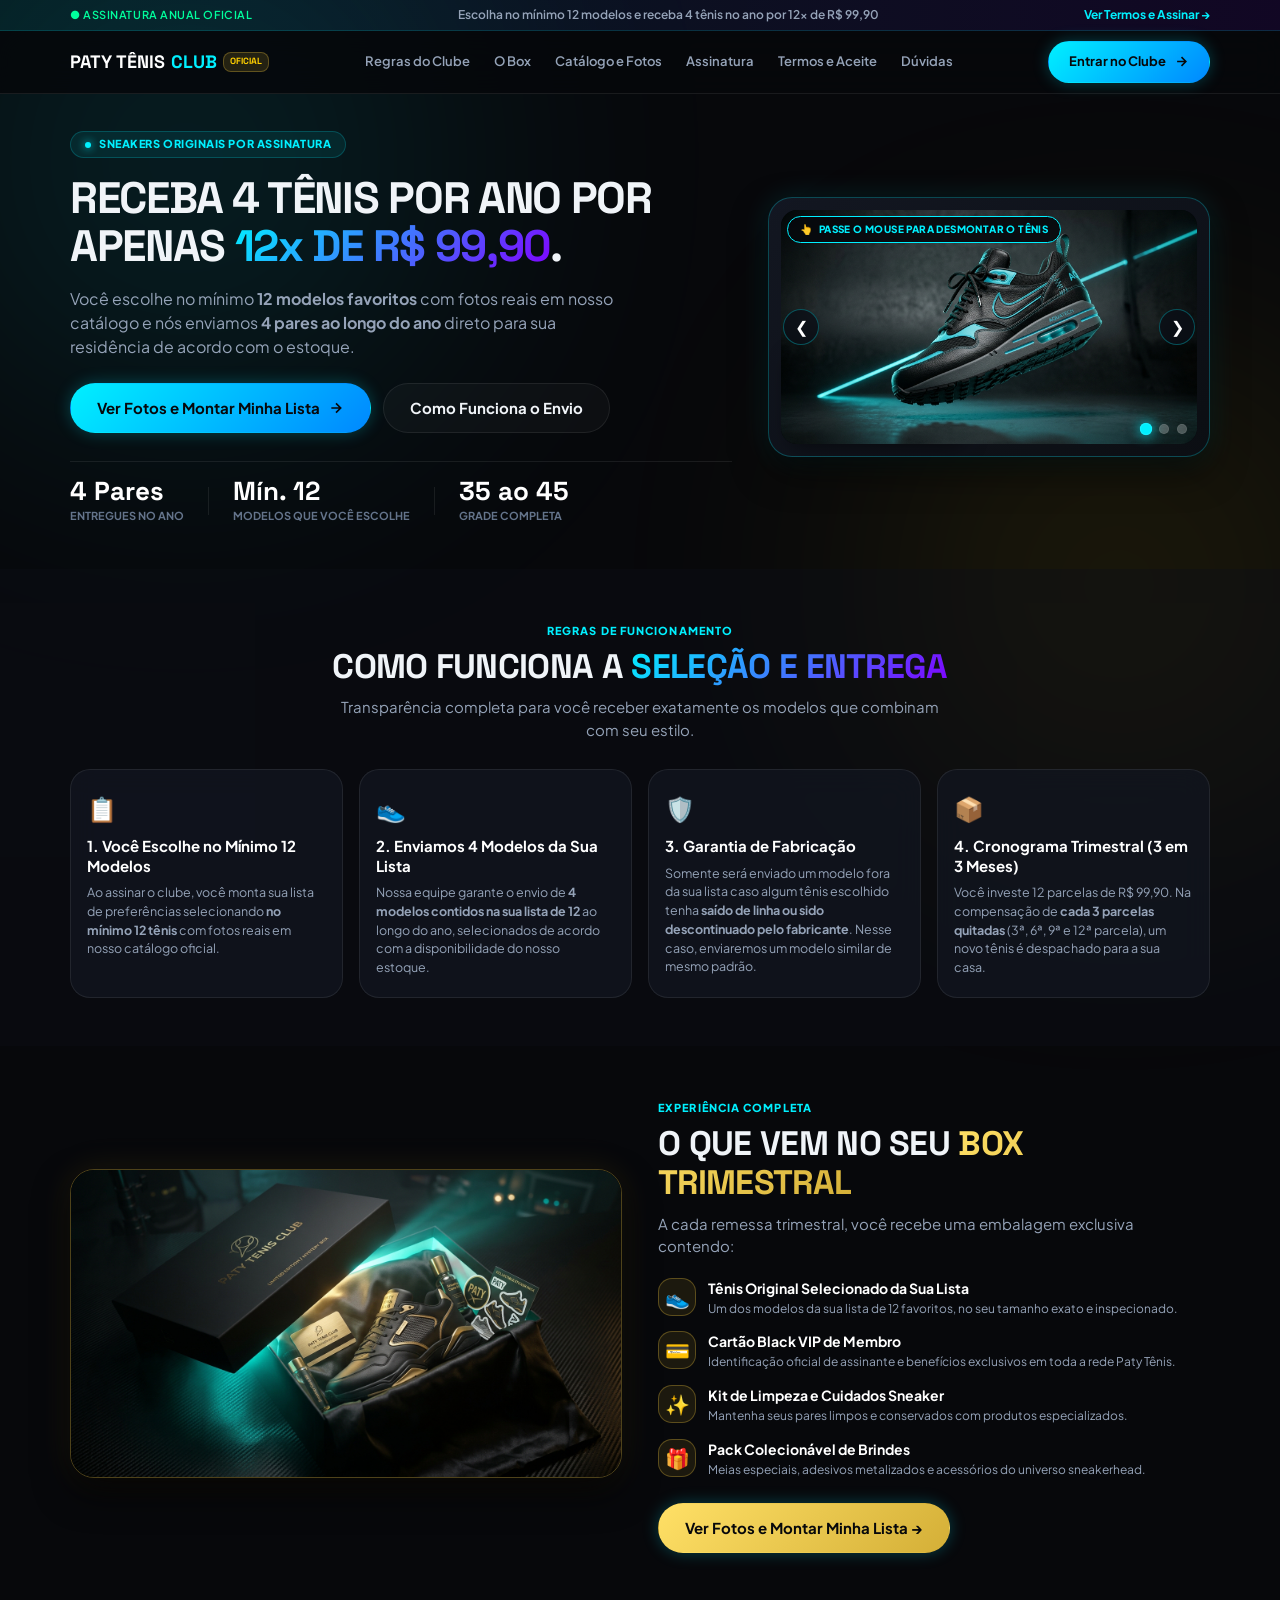
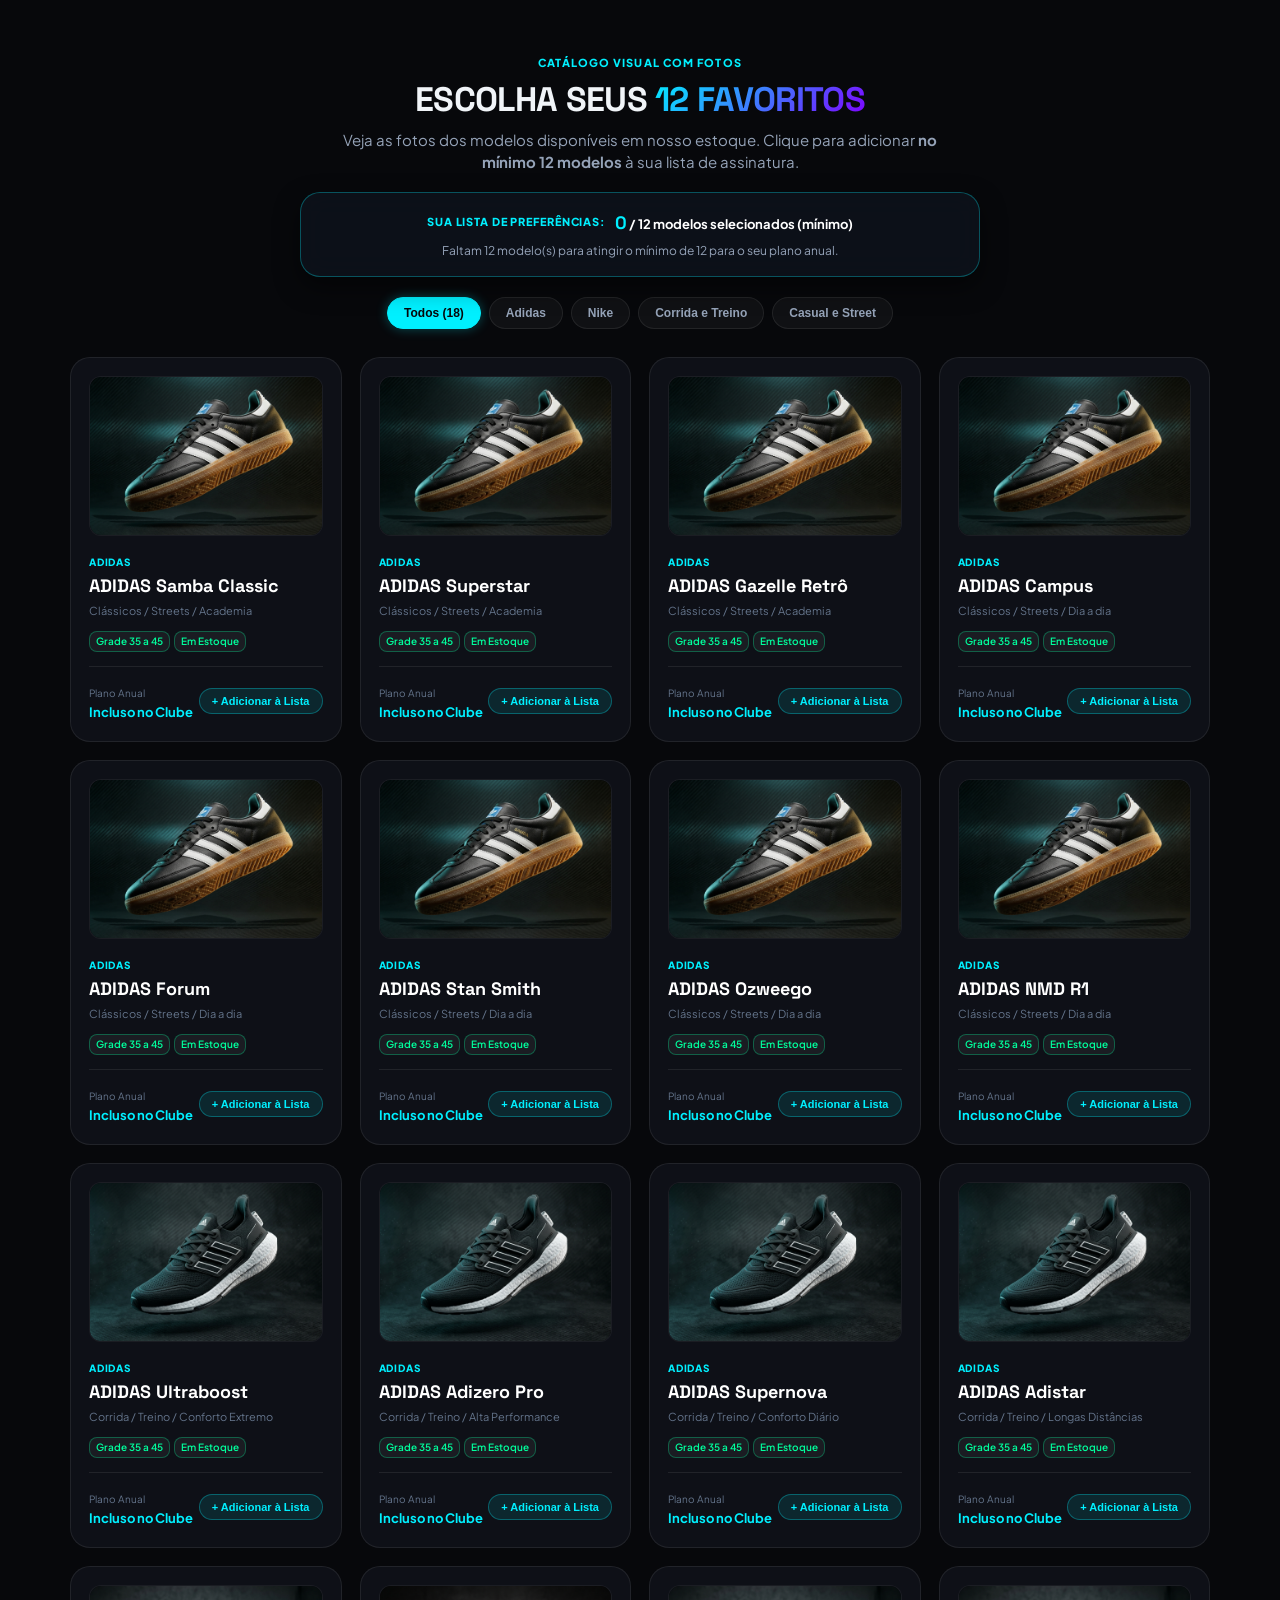
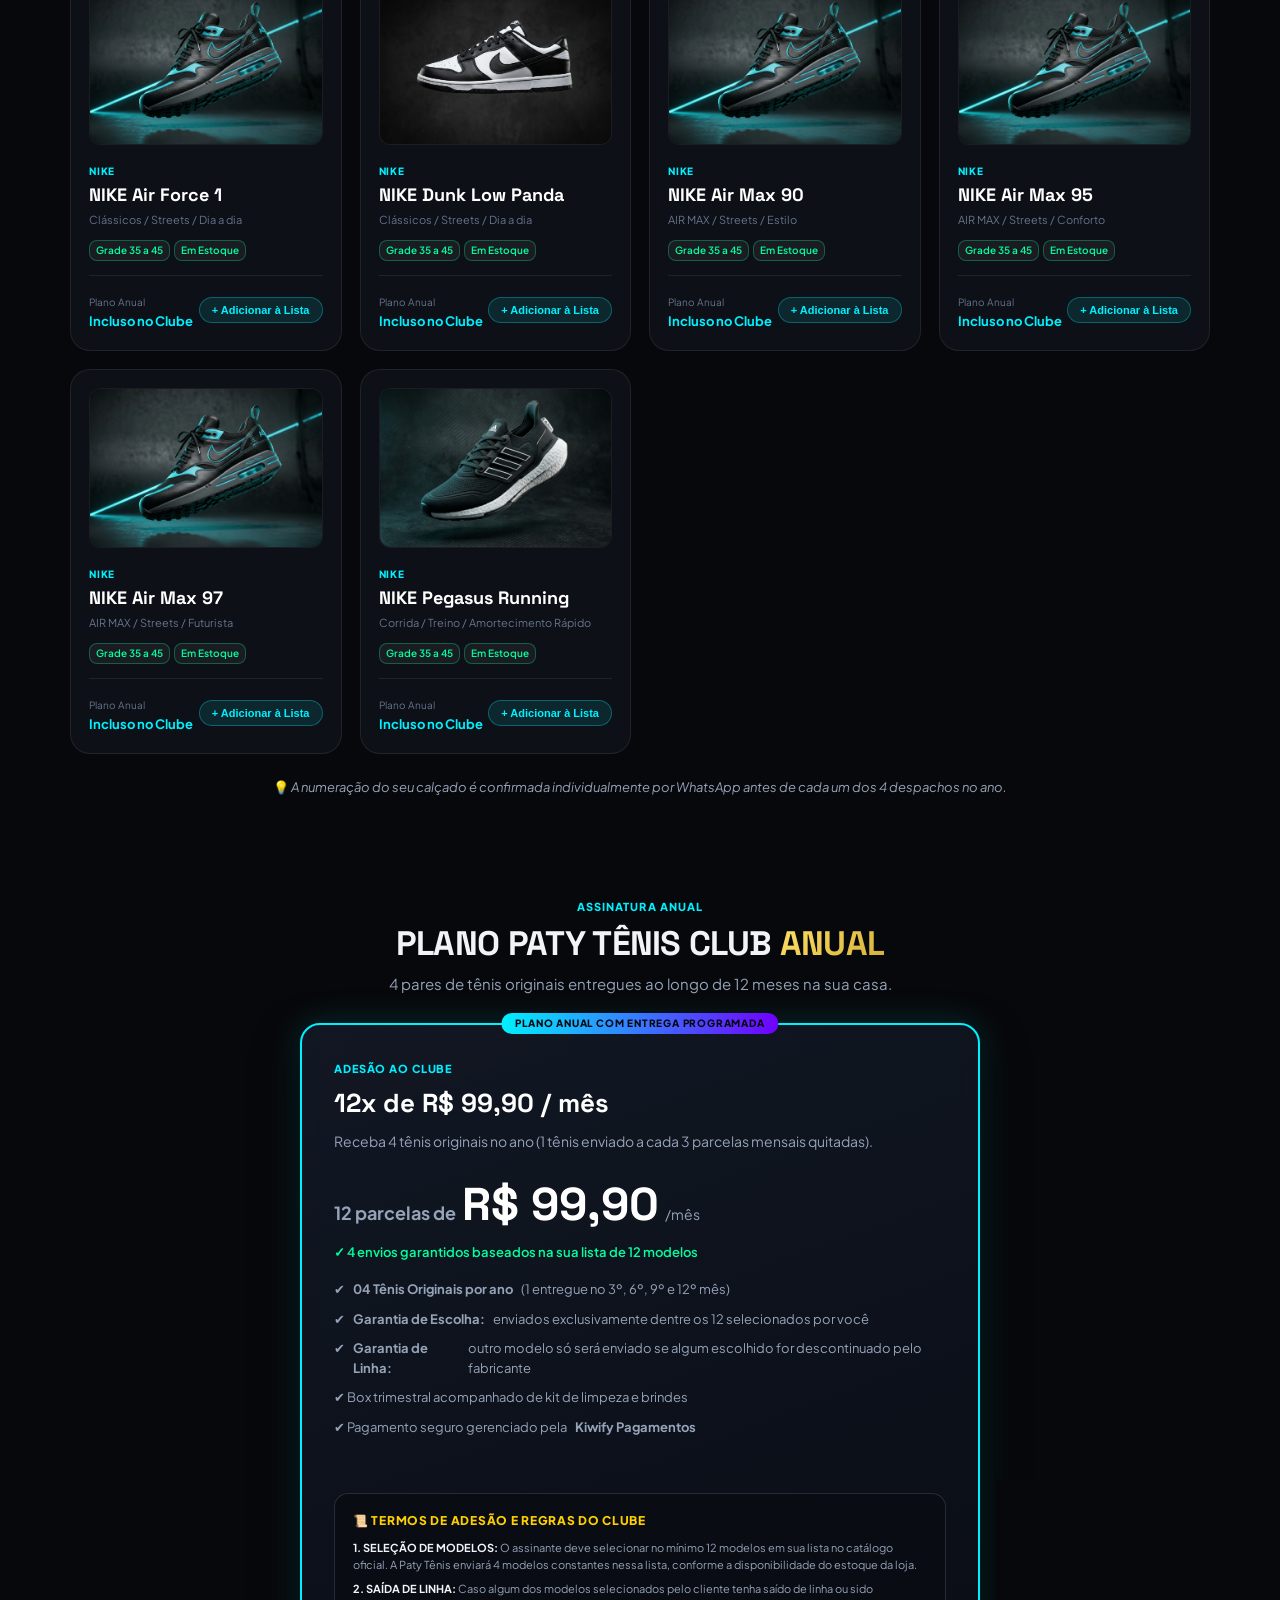
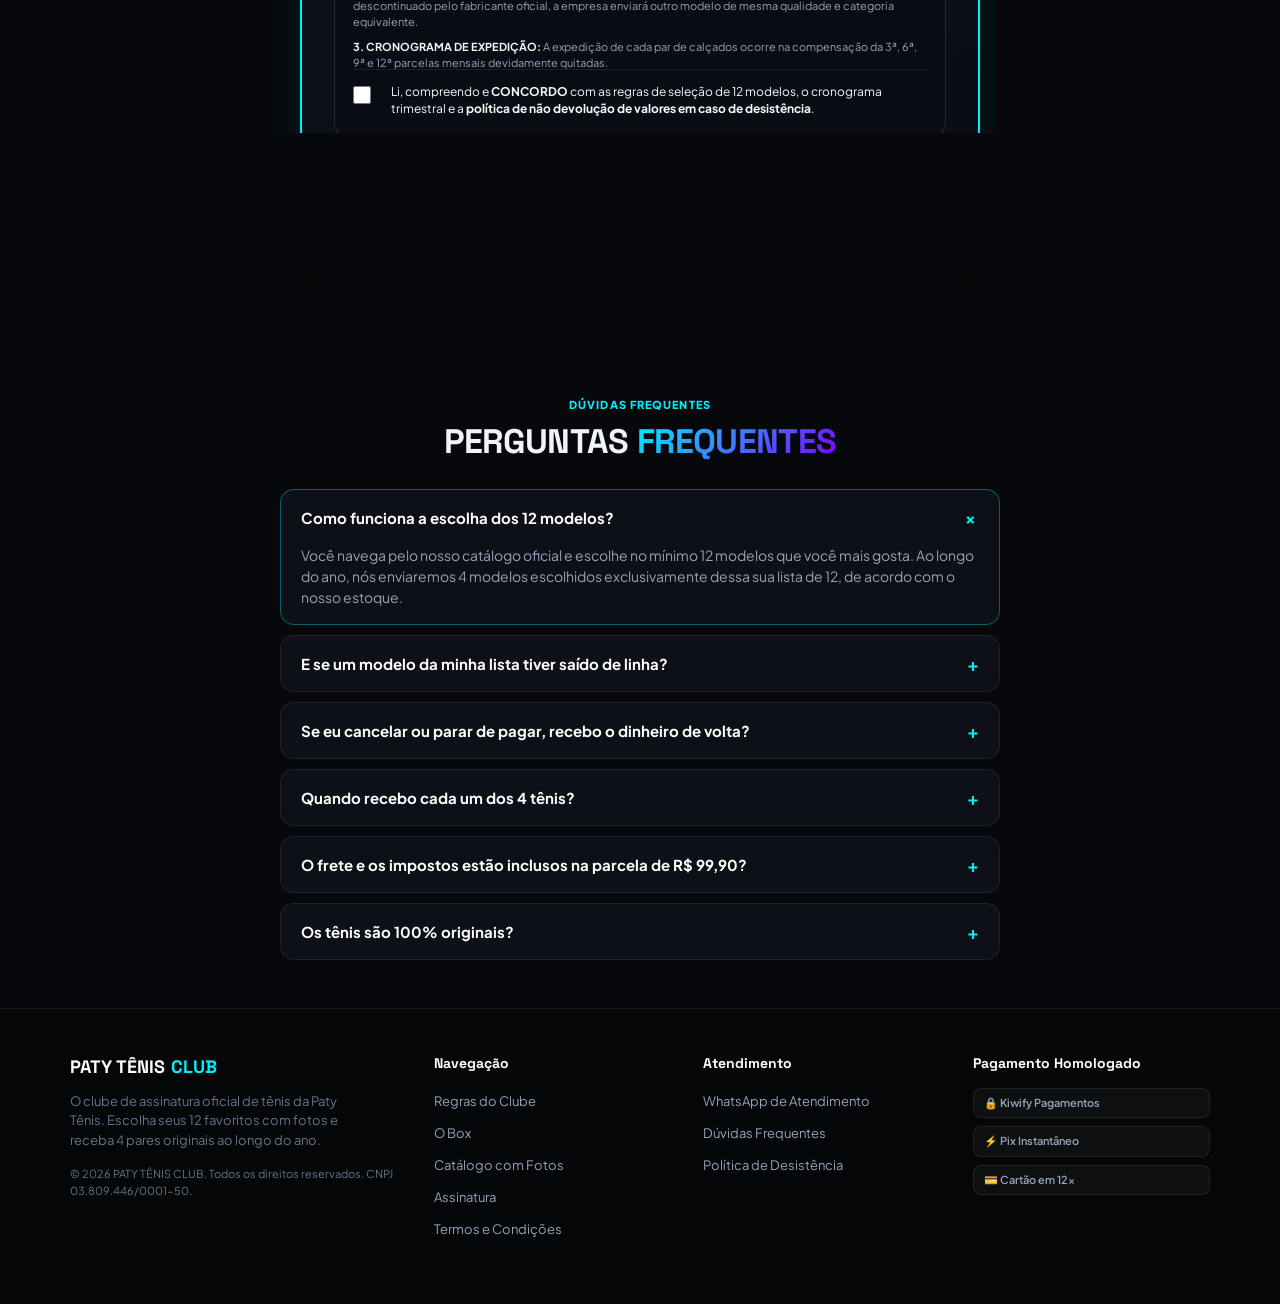
<file: index_legacy_v1.html>
<!DOCTYPE html>
<html lang="pt-BR">
<head>
  <meta charset="UTF-8">
  <meta name="viewport" content="width=device-width, initial-scale=1.0">
  <title>PATY TÊNIS CLUB | Clube de Assinatura Oficial</title>
  <meta name="description" content="Monte sua lista com no mínimo 12 tênis do catálogo e receba 4 modelos originais por ano no seu endereço por apenas 12x de R$ 99,90.">
  
  <link rel="preconnect" href="https://fonts.googleapis.com">
  <link rel="preconnect" href="https://fonts.gstatic.com" crossorigin>
  <link href="https://fonts.googleapis.com/css2?family=Plus+Jakarta+Sans:wght@400;500;600;700;800&family=Space+Grotesk:wght@600;700&display=swap" rel="stylesheet">
  
  <link rel="stylesheet" href="style.css">
</head>
<body class="dark-theme">
  <div class="glow-sphere glow-cyan"></div>
  <div class="glow-sphere glow-gold"></div>

  <!-- Announcement Bar -->
  <div class="announcement-bar">
    <div class="container flex-center-between">
      <span class="badge-live">● ASSINATURA ANUAL OFICIAL</span>
      <span class="announcement-text">Escolha no mínimo 12 modelos e receba 4 tênis no ano por 12x de R$ 99,90</span>
      <a href="#planos" class="announcement-link">Ver Termos e Assinar &rarr;</a>
    </div>
  </div>

  <!-- Header -->
  <header class="site-header">
    <div class="container nav-container">
      <a href="#" class="logo">
        <span class="logo-brand">PATY TÊNIS</span>
        <span class="logo-club">CLUB</span>
        <span class="tag-vip">OFICIAL</span>
      </a>

      <nav class="nav-links">
        <a href="#como-funciona">Regras do Clube</a>
        <a href="#box">O Box</a>
        <a href="#catalogo">Catálogo e Fotos</a>
        <a href="#planos">Assinatura</a>
        <a href="#termos">Termos e Aceite</a>
        <a href="#faq">Dúvidas</a>
      </nav>

      <div class="nav-actions">
        <a href="#planos" class="btn btn-primary btn-glow">
          <span>Entrar no Clube</span>
          <svg width="15" height="15" viewBox="0 0 24 24" fill="none" stroke="currentColor" stroke-width="2.5"><path d="M5 12h14M12 5l7 7-7 7"/></svg>
        </a>
      </div>
    </div>
  </header>

  <!-- Hero Section com Carrossel de 3 Tênis Interativos que Desmontam no Hover -->
  <section class="hero-section" id="inicio">
    <div class="container hero-grid">
      <div class="hero-content">
        <div class="hero-badge">
          <span class="pill-pulse"></span>
          <span>SNEAKERS ORIGINAIS POR ASSINATURA</span>
        </div>
        
        <h1 class="hero-title">
          RECEBA 4 TÊNIS POR ANO POR APENAS <span class="text-gradient-cyan">12x DE R$ 99,90</span>.
        </h1>
        
        <p class="hero-subtitle">
          Você escolhe no mínimo <strong>12 modelos favoritos</strong> com fotos reais em nosso catálogo e nós enviamos <strong>4 pares ao longo do ano</strong> direto para sua residência de acordo com o estoque.
        </p>

        <div class="hero-cta-group">
          <a href="#catalogo" class="btn btn-primary btn-lg btn-glow">
            <span>Ver Fotos e Montar Minha Lista</span>
            <svg width="16" height="16" viewBox="0 0 24 24" fill="none" stroke="currentColor" stroke-width="2.5"><path d="M5 12h14M12 5l7 7-7 7"/></svg>
          </a>
          <a href="#como-funciona" class="btn btn-outline btn-lg">
            <span>Como Funciona o Envio</span>
          </a>
        </div>

        <div class="hero-stats-row">
          <div class="stat-box">
            <span class="stat-num">4 Pares</span>
            <span class="stat-label">Entregues no Ano</span>
          </div>
          <div class="stat-separator"></div>
          <div class="stat-box">
            <span class="stat-num">Mín. 12</span>
            <span class="stat-label">Modelos que Você Escolhe</span>
          </div>
          <div class="stat-separator"></div>
          <div class="stat-box">
            <span class="stat-num">35 ao 45</span>
            <span class="stat-label">Grade Completa</span>
          </div>
        </div>
      </div>

      <!-- Carrossel de 3 Tênis do Catálogo (Mudam com o tempo e desmontam no hover) -->
      <div class="hero-visual">
        <div class="hero-card-interactive" id="heroInteractiveSneaker">
          <!-- Top Badge Dinâmica -->
          <div class="floating-badge badge-top-right" id="carouselBadge">
            <span class="dot-green"></span> 1/3 NIKE AIR SERIES // CATÁLOGO OFICIAL
          </div>

          <!-- Carousel Controls: Setas e Dots -->
          <button class="carousel-nav-btn prev-btn" id="prevSlideBtn" title="Modelo Anterior">&#10094;</button>
          <button class="carousel-nav-btn next-btn" id="nextSlideBtn" title="Próximo Modelo">&#10095;</button>

          <!-- Slide 1: Nike Air Series -->
          <div class="carousel-slide active" id="slide-0" data-model="Nike Air Series" data-badge="1/3 NIKE AIR SERIES // CATÁLOGO OFICIAL" data-style="Streets & Lifestyle">
            <div class="sneaker-layers-wrapper">
              <img src="assets/sneaker-assembled.jpg" alt="Nike Air do Catálogo" class="sneaker-layer sneaker-assembled">
              <img src="assets/exploded-view.jpg" alt="Nike Air Desmontado" class="sneaker-layer sneaker-dismantled">
              <div class="dismantled-tags-overlay">
                <span class="part-tag tag-laces">Cadarços e Língua</span>
                <span class="part-tag tag-upper">Cabedal em Couro</span>
                <span class="part-tag tag-insole">Palmilha Anatômica</span>
                <span class="part-tag tag-shank">Carbon Shank</span>
                <span class="part-tag tag-air">Câmara de Ar</span>
                <span class="part-tag tag-outsole">Solado de Borracha</span>
              </div>
            </div>
          </div>

          <!-- Slide 2: Adidas Samba Classic -->
          <div class="carousel-slide" id="slide-1" data-model="Adidas Samba Classic" data-badge="2/3 ADIDAS SAMBA // RETRÔ CASUAL" data-style="Clássico Retrô & Streets">
            <div class="sneaker-layers-wrapper">
              <img src="assets/samba-assembled.jpg" alt="Adidas Samba do Catálogo" class="sneaker-layer sneaker-assembled">
              <img src="assets/samba-exploded.jpg" alt="Adidas Samba Desmontado" class="sneaker-layer sneaker-dismantled">
              <div class="dismantled-tags-overlay">
                <span class="part-tag tag-laces">Cadarços de Algodão</span>
                <span class="part-tag tag-upper">Couro & Biqueira Suede</span>
                <span class="part-tag tag-insole">Palmilha Anatômica</span>
                <span class="part-tag tag-shank">Entressola Flexível</span>
                <span class="part-tag tag-air">Amortecimento Clássico</span>
                <span class="part-tag tag-outsole">Solado Gum de Borracha</span>
              </div>
            </div>
          </div>

          <!-- Slide 3: Adidas Ultraboost -->
          <div class="carousel-slide" id="slide-2" data-model="Adidas Ultraboost" data-badge="3/3 ADIDAS ULTRABOOST // ALTA PERFORMANCE" data-style="Corrida & Conforto Extremo">
            <div class="sneaker-layers-wrapper">
              <img src="assets/boost-assembled.jpg" alt="Adidas Ultraboost do Catálogo" class="sneaker-layer sneaker-assembled">
              <img src="assets/boost-exploded.jpg" alt="Adidas Ultraboost Desmontado" class="sneaker-layer sneaker-dismantled">
              <div class="dismantled-tags-overlay">
                <span class="part-tag tag-laces">Gaiola TPU & Cadarços</span>
                <span class="part-tag tag-upper">Cabedal Primeknit Sock</span>
                <span class="part-tag tag-insole">Palmilha Respirável</span>
                <span class="part-tag tag-shank">Torsion System</span>
                <span class="part-tag tag-air">Cápsulas Boost Energy</span>
                <span class="part-tag tag-outsole">Solado Continental Grip</span>
              </div>
            </div>
          </div>

          <!-- Indicadores de Slides (Dots) -->
          <div class="carousel-dots-container">
            <button class="carousel-dot active" data-index="0" title="Nike Air"></button>
            <button class="carousel-dot" data-index="1" title="Adidas Samba"></button>
            <button class="carousel-dot" data-index="2" title="Adidas Ultraboost"></button>
          </div>

          <!-- Badge de Instrução de Hover -->
          <div class="hover-instruction-badge" id="hoverBadge">
            <span class="hover-icon">👆</span>
            <span class="hover-text" id="hoverText">PASSE O MOUSE PARA DESMONTAR O TÊNIS</span>
          </div>

          <!-- HUD Dinâmico do Modelo Atual -->
          <div class="floating-hud badge-bottom-left">
            <div class="hud-header">MODELO ATUAL DO CARROSSEL</div>
            <div class="hud-row"><span>Tênis:</span> <strong id="hudModel">Nike Air Series</strong></div>
            <div class="hud-row"><span>Estrutura:</span> <strong id="hudStructure">Original Montado</strong></div>
            <div class="hud-row"><span>Estilo:</span> <strong id="hudStyle">Streets & Lifestyle</strong></div>
          </div>
        </div>
      </div>
    </div>
  </section>

  <!-- Regras Claras do Clube -->
  <section class="timeline-section" id="como-funciona">
    <div class="container">
      <div class="section-header text-center">
        <div class="section-tag">REGRAS DE FUNCIONAMENTO</div>
        <h2 class="section-title">COMO FUNCIONA A <span class="text-gradient-cyan">SELEÇÃO E ENTREGA</span></h2>
        <p class="section-description">
          Transparência completa para você receber exatamente os modelos que combinam com seu estilo.
        </p>
      </div>

      <div class="rules-grid">
        <div class="rule-box glass-panel">
          <div class="rule-icon-box">📋</div>
          <h3>1. Você Escolhe no Mínimo 12 Modelos</h3>
          <p>Ao assinar o clube, você monta sua lista de preferências selecionando <strong>no mínimo 12 tênis</strong> com fotos reais em nosso catálogo oficial.</p>
        </div>

        <div class="rule-box glass-panel">
          <div class="rule-icon-box">👟</div>
          <h3>2. Enviamos 4 Modelos da Sua Lista</h3>
          <p>Nossa equipe garante o envio de <strong>4 modelos contidos na sua lista de 12</strong> ao longo do ano, selecionados de acordo com a disponibilidade do nosso estoque.</p>
        </div>

        <div class="rule-box glass-panel">
          <div class="rule-icon-box">🛡️</div>
          <h3>3. Garantia de Fabricação</h3>
          <p>Somente será enviado um modelo fora da sua lista caso algum tênis escolhido tenha <strong>saído de linha ou sido descontinuado pelo fabricante</strong>. Nesse caso, enviaremos um modelo similar de mesmo padrão.</p>
        </div>

        <div class="rule-box glass-panel">
          <div class="rule-icon-box">📦</div>
          <h3>4. Cronograma Trimestral (3 em 3 Meses)</h3>
          <p>Você investe 12 parcelas de R$ 99,90. Na compensação de <strong>cada 3 parcelas quitadas</strong> (3ª, 6ª, 9ª e 12ª parcela), um novo tênis é despachado para a sua casa.</p>
        </div>
      </div>
    </div>
  </section>

  <!-- Unboxing Section -->
  <section class="unboxing-section" id="box">
    <div class="container">
      <div class="unboxing-grid">
        <div class="unboxing-visual">
          <div class="unboxing-glow-box">
            <img src="assets/club-box.jpg" alt="Paty Tênis Club Box do Mês" class="unboxing-img">
          </div>
        </div>

        <div class="unboxing-info">
          <div class="section-tag text-gold">EXPERIÊNCIA COMPLETA</div>
          <h2 class="section-title">O QUE VEM NO SEU <span class="text-gradient-gold">BOX TRIMESTRAL</span></h2>
          <p class="unboxing-p">
            A cada remessa trimestral, você recebe uma embalagem exclusiva contendo:
          </p>

          <div class="box-perks-list">
            <div class="box-perk-item">
              <div class="perk-icon-gold">👟</div>
              <div>
                <h4>Tênis Original Selecionado da Sua Lista</h4>
                <p>Um dos modelos da sua lista de 12 favoritos, no seu tamanho exato e inspecionado.</p>
              </div>
            </div>

            <div class="box-perk-item">
              <div class="perk-icon-gold">💳</div>
              <div>
                <h4>Cartão Black VIP de Membro</h4>
                <p>Identificação oficial de assinante e benefícios exclusivos em toda a rede Paty Tênis.</p>
              </div>
            </div>

            <div class="box-perk-item">
              <div class="perk-icon-gold">✨</div>
              <div>
                <h4>Kit de Limpeza e Cuidados Sneaker</h4>
                <p>Mantenha seus pares limpos e conservados com produtos especializados.</p>
              </div>
            </div>

            <div class="box-perk-item">
              <div class="perk-icon-gold">🎁</div>
              <div>
                <h4>Pack Colecionável de Brindes</h4>
                <p>Meias especiais, adesivos metalizados e acessórios do universo sneakerhead.</p>
              </div>
            </div>
          </div>

          <div class="unboxing-cta-row">
            <a href="#catalogo" class="btn btn-gold btn-lg btn-glow">Ver Fotos e Montar Minha Lista &rarr;</a>
          </div>
        </div>
      </div>
    </div>
  </section>

  <!-- Interactive Catalog com Fotos dos Tênis -->
  <section class="catalog-section" id="catalogo">
    <div class="container">
      <div class="section-header text-center">
        <div class="section-tag">CATÁLOGO VISUAL COM FOTOS</div>
        <h2 class="section-title">ESCOLHA SEUS <span class="text-gradient-cyan">12 FAVORITOS</span></h2>
        <p class="section-description">
          Veja as fotos dos modelos disponíveis em nosso estoque. Clique para adicionar <strong>no mínimo 12 modelos</strong> à sua lista de assinatura.
        </p>

        <!-- Floating Wishlist Counter -->
        <div class="wishlist-status-card glass-panel" id="wishlistStatusCard">
          <div class="wishlist-status-info">
            <span class="wishlist-counter-label">SUA LISTA DE PREFERÊNCIAS:</span>
            <div class="wishlist-counter-badge">
              <strong id="selectedCount">0</strong> / 12 modelos selecionados (mínimo)
            </div>
          </div>
          <div class="wishlist-status-msg" id="wishlistMsg">
            Selecione pelo menos 12 modelos com fotos abaixo para habilitar o envio.
          </div>
        </div>

        <div class="catalog-filter-bar">
          <button class="filter-btn active" data-filter="all">Todos (18)</button>
          <button class="filter-btn" data-filter="ADIDAS">Adidas</button>
          <button class="filter-btn" data-filter="NIKE">Nike</button>
          <button class="filter-btn" data-filter="Corrida">Corrida e Treino</button>
          <button class="filter-btn" data-filter="Streets">Casual e Street</button>
        </div>
      </div>

      <!-- Grid com Fotos Reais de Cada Tênis -->
      <div class="catalog-grid" id="catalogGrid"></div>

      <div class="catalog-footer-note">
        <p>💡 <em>A numeração do seu calçado é confirmada individualmente por WhatsApp antes de cada um dos 4 despachos no ano.</em></p>
      </div>
    </div>
  </section>

  <!-- Pricing Section & Termos Contratuais com Aceite Obrigatório -->
  <section class="pricing-section" id="planos">
    <div class="container">
      <div class="section-header text-center">
        <div class="section-tag text-gold">ASSINATURA ANUAL</div>
        <h2 class="section-title">PLANO PATY TÊNIS CLUB <span class="text-gradient-gold">ANUAL</span></h2>
        <p class="section-description">
          4 pares de tênis originais entregues ao longo de 12 meses na sua casa.
        </p>
      </div>

      <div class="pricing-wrapper-centered">
        <div class="pricing-card glass-panel featured-tier">
          <div class="featured-ribbon">PLANO ANUAL COM ENTREGA PROGRAMADA</div>
          
          <div class="card-tier-badge badge-glow">ADESÃO AO CLUBE</div>
          <h3 class="tier-name">12x de R$ 99,90 / mês</h3>
          <p class="tier-desc">Receba 4 tênis originais no ano (1 tênis enviado a cada 3 parcelas mensais quitadas).</p>
          
          <div class="price-block">
            <span class="currency">12 parcelas de</span>
            <span class="amount">R$ 99,90</span>
            <span class="period">/mês</span>
          </div>
          <span class="price-sub">✓ 4 envios garantidos baseados na sua lista de 12 modelos</span>

          <ul class="tier-features">
            <li>✔ <strong>04 Tênis Originais por ano</strong> (1 entregue no 3º, 6º, 9º e 12º mês)</li>
            <li>✔ <strong>Garantia de Escolha:</strong> enviados exclusivamente dentre os 12 selecionados por você</li>
            <li>✔ <strong>Garantia de Linha:</strong> outro modelo só será enviado se algum escolhido for descontinuado pelo fabricante</li>
            <li>✔ Box trimestral acompanhado de kit de limpeza e brindes</li>
            <li>✔ Pagamento seguro gerenciado pela <strong>Kiwify Pagamentos</strong></li>
          </ul>

          <!-- Box de Termos, Condições e Política de Não-Reembolso -->
          <div class="contract-terms-box" id="termos">
            <h4>📜 TERMOS DE ADESÃO E REGRAS DO CLUBE</h4>
            <div class="terms-scroll-area">
              <p><strong>1. SELEÇÃO DE MODELOS:</strong> O assinante deve selecionar no mínimo 12 modelos em sua lista no catálogo oficial. A Paty Tênis enviará 4 modelos constantes nessa lista, conforme a disponibilidade do estoque da loja.</p>
              <p><strong>2. SAÍDA DE LINHA:</strong> Caso algum dos modelos selecionados pelo cliente tenha saído de linha ou sido descontinuado pelo fabricante oficial, a empresa enviará outro modelo de mesma qualidade e categoria equivalente.</p>
              <p><strong>3. CRONOGRAMA DE EXPEDIÇÃO:</strong> A expedição de cada par de calçados ocorre na compensação da 3ª, 6ª, 9ª e 12ª parcelas mensais devidamente quitadas.</p>
              <p><strong>4. POLÍTICA DE DESISTÊNCIA E NÃO-REEMBOLSO:</strong> Fica expressamente acordado que, em caso de cancelamento, inadimplência ou desistência da assinatura antes da conclusão do ciclo trimestral de envio, <strong>os valores já pagos pelo cliente NÃO SERÃO DEVOLVIDOS</strong>. As quantias pagas serão integralmente retidas para cobrir custos de reserva, compras programadas junto aos fornecedores, estocagem, custos operacionais e cobertura de prejuízos decorrentes da quebra antecipada do plano.</p>
              <p><strong>5. FRETE E TRIBUTOS:</strong> Os custos de frete/remessa e eventuais impostos locais incidentes sobre a entrega não estão inclusos na parcela de R$ 99,90 e serão cobrados à parte no momento de cada envio.</p>
            </div>

            <!-- Checkbox de Aceite Obrigatório -->
            <label class="terms-accept-label">
              <input type="checkbox" id="termsCheckbox" class="terms-checkbox">
              <span class="terms-checkbox-custom"></span>
              <span class="terms-text">
                Li, compreendo e <strong>CONCORDO</strong> com as regras de seleção de 12 modelos, o cronograma trimestral e a <strong>política de não devolução de valores em caso de desistência</strong>.
              </span>
            </label>
          </div>

          <!-- Botão de Assinatura via Kiwify -->
          <button id="btnSubscribeKiwify" class="btn btn-primary btn-glow btn-block btn-lg" disabled>
            <span>Assinar Plano Anual na Kiwify</span>
            <svg width="16" height="16" viewBox="0 0 24 24" fill="none" stroke="currentColor" stroke-width="2"><path d="M5 12h14M12 5l7 7-7 7"/></svg>
          </button>

          <p class="terms-warning-hint" id="termsHint">
            ⚠️ <em>Marque a caixa de aceite dos termos acima para prosseguir para o pagamento seguro.</em>
          </p>

          <div class="security-banner">
            <span>🔒 Pagamento Seguro e Criptografado via Kiwify Pagamentos</span>
          </div>
        </div>
      </div>
    </div>
  </section>

  <!-- FAQ Section -->
  <section class="faq-section" id="faq">
    <div class="container faq-container">
      <div class="section-header text-center">
        <div class="section-tag">DÚVIDAS FREQUENTES</div>
        <h2 class="section-title">PERGUNTAS <span class="text-gradient-cyan">FREQUENTES</span></h2>
      </div>

      <div class="faq-accordion">
        <div class="faq-item active">
          <button class="faq-question">
            <span>Como funciona a escolha dos 12 modelos?</span>
            <span class="faq-icon">+</span>
          </button>
          <div class="faq-answer">
            <p>Você navega pelo nosso catálogo oficial e escolhe no mínimo 12 modelos que você mais gosta. Ao longo do ano, nós enviaremos 4 modelos escolhidos exclusivamente dessa sua lista de 12, de acordo com o nosso estoque.</p>
          </div>
        </div>

        <div class="faq-item">
          <button class="faq-question">
            <span>E se um modelo da minha lista tiver saído de linha?</span>
            <span class="faq-icon">+</span>
          </button>
          <div class="faq-answer">
            <p>Somente enviaremos um modelo fora da sua lista caso o modelo que você escolheu tenha sido descontinuado ou saído de linha pelo fabricante oficial (Nike ou Adidas). Nesse caso, enviaremos um modelo similar equivalente do mesmo padrão.</p>
          </div>
        </div>

        <div class="faq-item">
          <button class="faq-question">
            <span>Se eu cancelar ou parar de pagar, recebo o dinheiro de volta?</span>
            <span class="faq-icon">+</span>
          </button>
          <div class="faq-answer">
            <p>Não. Conforme previsto no termo de adesão, os valores pagos não são reembolsados em caso de cancelamento ou desistência. Eles são utilizados para cobrir os custos de reserva, compras programadas com fornecedores, estocagem, custos operacionais e prejuízos causados pela desistência.</p>
          </div>
        </div>

        <div class="faq-item">
          <button class="faq-question">
            <span>Quando recebo cada um dos 4 tênis?</span>
            <span class="faq-icon">+</span>
          </button>
          <div class="faq-answer">
            <p>A entrega é trimestral: você recebe o 1º tênis na confirmação da 3ª parcela, o 2º tênis na 6ª parcela, o 3º tênis na 9ª parcela e o 4º tênis na 12ª parcela quitada.</p>
          </div>
        </div>

        <div class="faq-item">
          <button class="faq-question">
            <span>O frete e os impostos estão inclusos na parcela de R$ 99,90?</span>
            <span class="faq-icon">+</span>
          </button>
          <div class="faq-answer">
            <p>Não. A parcela de R$ 99,90 cobre a assinatura dos calçados e o box do clube. Custos de frete/remessa e eventuais impostos são calculados à parte na ocasião de cada despacho para o seu CEP.</p>
          </div>
        </div>

        <div class="faq-item">
          <button class="faq-question">
            <span>Os tênis são 100% originais?</span>
            <span class="faq-icon">+</span>
          </button>
          <div class="faq-answer">
            <p>Sim, 100% autênticos e inspecionados. Trabalhamos exclusivamente com modelos oficiais com garantia total de procedência e grade do 35 ao 45.</p>
          </div>
        </div>
      </div>
    </div>
  </section>

  <!-- Site Footer -->
  <footer class="site-footer">
    <div class="container footer-grid">
      <div class="footer-brand-col">
        <div class="logo">
          <span class="logo-brand">PATY TÊNIS</span>
          <span class="logo-club">CLUB</span>
        </div>
        <p class="footer-text">
          O clube de assinatura oficial de tênis da Paty Tênis. Escolha seus 12 favoritos com fotos e receba 4 pares originais ao longo do ano.
        </p>
        <p class="footer-copy">&copy; 2026 PATY TÊNIS CLUB. Todos os direitos reservados. CNPJ 03.809.446/0001-50.</p>
      </div>

      <div class="footer-col">
        <h4>Navegação</h4>
        <ul>
          <li><a href="#como-funciona">Regras do Clube</a></li>
          <li><a href="#box">O Box</a></li>
          <li><a href="#catalogo">Catálogo com Fotos</a></li>
          <li><a href="#planos">Assinatura</a></li>
          <li><a href="#termos">Termos e Condições</a></li>
        </ul>
      </div>

      <div class="footer-col">
        <h4>Atendimento</h4>
        <ul>
          <li><a href="https://wa.me/5519999999999" target="_blank">WhatsApp de Atendimento</a></li>
          <li><a href="#faq">Dúvidas Frequentes</a></li>
          <li><a href="#termos">Política de Desistência</a></li>
        </ul>
      </div>

      <div class="footer-col">
        <h4>Pagamento Homologado</h4>
        <div class="security-badges">
          <span class="sec-badge">🔒 Kiwify Pagamentos</span>
          <span class="sec-badge">⚡ Pix Instantâneo</span>
          <span class="sec-badge">💳 Cartão em 12x</span>
        </div>
      </div>
    </div>
  </footer>

  <script src="app.js"></script>
</body>
</html>
</file>
<file: style.css>
/* ==========================================================================
   PATY TÊNIS CLUB - COMPACT LUXURY DARK DESIGN SYSTEM
   ========================================================================== */

:root {
  --bg-primary: #07080b;
  --bg-secondary: #0e1017;
  --bg-tertiary: #141722;
  --bg-glass-card: rgba(18, 22, 33, 0.75);
  
  --border-subtle: rgba(255, 255, 255, 0.08);
  --border-glow: rgba(0, 240, 255, 0.35);
  --border-gold: rgba(212, 175, 55, 0.35);

  --text-main: #f0f4f8;
  --text-muted: #95a3b8;
  --text-dim: #64748b;

  --accent-cyan: #00f0ff;
  --accent-gold: #ffd000;
  --accent-green: #00ff9d;

  --font-main: 'Plus Jakarta Sans', -apple-system, BlinkMacSystemFont, sans-serif;
  --font-display: 'Space Grotesk', -apple-system, BlinkMacSystemFont, sans-serif;

  --radius-sm: 8px;
  --radius-md: 14px;
  --radius-lg: 20px;
  --radius-full: 9999px;

  --shadow-sm: 0 4px 12px rgba(0,0,0,0.3);
  --shadow-glow: 0 0 25px rgba(0, 240, 255, 0.25);
  --shadow-gold: 0 0 25px rgba(212, 175, 55, 0.2);
}

*, *::before, *::after {
  box-sizing: border-box;
  margin: 0;
  padding: 0;
}

html {
  scroll-behavior: smooth;
}

body {
  font-family: var(--font-main);
  background-color: var(--bg-primary);
  color: var(--text-main);
  line-height: 1.5;
  overflow-x: hidden;
  position: relative;
  -webkit-font-smoothing: antialiased;
}

/* Ambient glow orbs */
.glow-sphere {
  position: fixed;
  border-radius: 50%;
  filter: blur(140px);
  pointer-events: none;
  z-index: 0;
  opacity: 0.12;
}

.glow-cyan {
  top: -10%;
  left: -5%;
  width: 500px;
  height: 500px;
  background: var(--accent-cyan);
}

.glow-gold {
  bottom: 10%;
  right: -5%;
  width: 450px;
  height: 450px;
  background: var(--accent-gold);
}

.container {
  width: 100%;
  max-width: 1180px;
  margin: 0 auto;
  padding: 0 20px;
  position: relative;
  z-index: 1;
}

.flex-center-between {
  display: flex;
  align-items: center;
  justify-content: space-between;
}

.text-center {
  text-align: center;
}

.text-gradient-cyan {
  background: linear-gradient(135deg, #00f0ff 0%, #8000ff 100%);
  -webkit-background-clip: text;
  -webkit-text-fill-color: transparent;
}

.text-gradient-gold {
  background: linear-gradient(135deg, #ffe066 0%, #d4af37 100%);
  -webkit-background-clip: text;
  -webkit-text-fill-color: transparent;
}

.text-gold {
  color: var(--accent-gold);
}

/* Announcement Bar - Mais fino */
.announcement-bar {
  background: linear-gradient(90deg, rgba(0, 240, 255, 0.08) 0%, rgba(112, 0, 255, 0.1) 100%);
  border-bottom: 1px solid rgba(0, 240, 255, 0.15);
  font-size: 12px;
  padding: 6px 0;
  font-weight: 600;
}

.badge-live {
  color: var(--accent-green);
  font-size: 11px;
  letter-spacing: 0.05em;
  text-transform: uppercase;
}

.announcement-text {
  color: var(--text-muted);
}

.announcement-link {
  color: var(--accent-cyan);
  text-decoration: none;
  font-weight: 700;
}

/* Header - Mais compacto */
.site-header {
  position: sticky;
  top: 0;
  z-index: 100;
  backdrop-filter: blur(16px);
  -webkit-backdrop-filter: blur(16px);
  background: rgba(7, 8, 11, 0.85);
  border-bottom: 1px solid var(--border-subtle);
  padding: 10px 0;
}

.nav-container {
  display: flex;
  align-items: center;
  justify-content: space-between;
}

.logo {
  text-decoration: none;
  display: flex;
  align-items: center;
  gap: 6px;
  font-family: var(--font-display);
}

.logo-brand {
  font-size: 18px;
  font-weight: 800;
  color: #fff;
}

.logo-club {
  font-size: 18px;
  font-weight: 800;
  color: var(--accent-cyan);
}

.tag-vip {
  font-size: 9px;
  background: rgba(212, 175, 55, 0.15);
  color: var(--accent-gold);
  border: 1px solid var(--border-gold);
  padding: 2px 6px;
  border-radius: var(--radius-sm);
  font-weight: 800;
}

.nav-links {
  display: flex;
  align-items: center;
  gap: 24px;
}

.nav-links a {
  color: var(--text-muted);
  text-decoration: none;
  font-size: 13px;
  font-weight: 600;
  transition: color 0.2s;
}

.nav-links a:hover {
  color: var(--accent-cyan);
}

/* Buttons */
.btn {
  display: inline-flex;
  align-items: center;
  justify-content: center;
  gap: 8px;
  font-family: var(--font-main);
  font-size: 13px;
  font-weight: 700;
  padding: 10px 20px;
  border-radius: var(--radius-full);
  text-decoration: none;
  cursor: pointer;
  transition: all 0.25s ease;
  border: 1px solid transparent;
}

.btn-lg {
  padding: 13px 26px;
  font-size: 15px;
}

.btn-block {
  width: 100%;
}

.btn-primary {
  background: linear-gradient(135deg, #00f0ff 0%, #0088ff 100%);
  color: #07080b;
}

.btn-primary:hover {
  transform: translateY(-2px);
  box-shadow: var(--shadow-glow);
  filter: brightness(1.1);
}

.btn-gold {
  background: linear-gradient(135deg, #ffe066 0%, #d4af37 100%);
  color: #07080b;
}

.btn-gold:hover {
  transform: translateY(-2px);
  box-shadow: var(--shadow-gold);
}

.btn-outline {
  background: rgba(255, 255, 255, 0.03);
  color: var(--text-main);
  border: 1px solid var(--border-subtle);
}

.btn-outline:hover {
  background: rgba(255, 255, 255, 0.08);
  border-color: var(--accent-cyan);
  color: var(--accent-cyan);
}

.btn-glow {
  box-shadow: 0 0 16px rgba(0, 240, 255, 0.25);
}

/* Glass panel */
.glass-panel {
  background: var(--bg-glass-card);
  backdrop-filter: blur(14px);
  -webkit-backdrop-filter: blur(14px);
  border: 1px solid var(--border-subtle);
  border-radius: var(--radius-lg);
}

/* Section Spacing Controls (Drasticamente reduzidos) */
section {
  padding: 48px 0;
  position: relative;
}

.section-header {
  margin-bottom: 28px;
}

.section-tag {
  display: inline-block;
  font-size: 11px;
  font-weight: 800;
  letter-spacing: 0.1em;
  color: var(--accent-cyan);
  text-transform: uppercase;
  margin-bottom: 8px;
}

.section-title {
  font-family: var(--font-display);
  font-size: 34px;
  font-weight: 800;
  letter-spacing: -0.02em;
  line-height: 1.15;
  margin-bottom: 10px;
}

.section-description {
  font-size: 15px;
  color: var(--text-muted);
  max-width: 620px;
  margin: 0 auto;
  line-height: 1.5;
}

/* Hero Section */
.hero-section {
  padding: 36px 0 44px;
}

.hero-grid {
  display: grid;
  grid-template-columns: 1.2fr 0.8fr;
  gap: 36px;
  align-items: center;
}

.hero-badge {
  display: inline-flex;
  align-items: center;
  gap: 8px;
  background: rgba(0, 240, 255, 0.08);
  border: 1px solid rgba(0, 240, 255, 0.2);
  padding: 4px 14px;
  border-radius: var(--radius-full);
  font-size: 11px;
  font-weight: 800;
  letter-spacing: 0.05em;
  color: var(--accent-cyan);
  margin-bottom: 16px;
}

.pill-pulse {
  width: 6px;
  height: 6px;
  border-radius: 50%;
  background: var(--accent-cyan);
  box-shadow: 0 0 8px var(--accent-cyan);
  animation: pulse 1.8s infinite;
}

@keyframes pulse {
  0% { transform: scale(0.9); opacity: 0.7; }
  50% { transform: scale(1.4); opacity: 1; }
  100% { transform: scale(0.9); opacity: 0.7; }
}

.hero-title {
  font-family: var(--font-display);
  font-size: 44px;
  line-height: 1.1;
  font-weight: 800;
  letter-spacing: -0.03em;
  margin-bottom: 16px;
}

.hero-subtitle {
  font-size: 16px;
  color: var(--text-muted);
  line-height: 1.5;
  margin-bottom: 24px;
  max-width: 560px;
}

.hero-cta-group {
  display: flex;
  align-items: center;
  gap: 12px;
  margin-bottom: 28px;
}

.hero-stats-row {
  display: flex;
  align-items: center;
  gap: 24px;
  padding-top: 16px;
  border-top: 1px solid var(--border-subtle);
}

.stat-box {
  display: flex;
  flex-direction: column;
}

.stat-num {
  font-family: var(--font-display);
  font-size: 26px;
  font-weight: 800;
  color: #fff;
  line-height: 1;
}

.stat-label {
  font-size: 11px;
  color: var(--text-dim);
  text-transform: uppercase;
  font-weight: 700;
  margin-top: 4px;
}

.stat-separator {
  width: 1px;
  height: 28px;
  background: var(--border-subtle);
}

/* Hero Visual / 3D Card */
.hero-card-3d {
  position: relative;
  border-radius: 24px;
  background: linear-gradient(145deg, rgba(22, 27, 40, 0.8), rgba(11, 14, 20, 0.95));
  border: 1px solid rgba(0, 240, 255, 0.2);
  padding: 12px;
  box-shadow: 0 15px 35px rgba(0,0,0,0.6), 0 0 30px rgba(0, 240, 255, 0.12);
  transition: transform 0.2s cubic-bezier(0.1, 0.9, 0.2, 1);
  transform-style: preserve-3d;
}

.hero-img-render {
  width: 100%;
  height: auto;
  border-radius: 16px;
  display: block;
}

.floating-badge {
  position: absolute;
  background: rgba(11, 14, 20, 0.85);
  backdrop-filter: blur(12px);
  border: 1px solid var(--border-subtle);
  padding: 6px 12px;
  border-radius: var(--radius-full);
  font-size: 10px;
  font-weight: 800;
  letter-spacing: 0.05em;
  box-shadow: var(--shadow-sm);
}

.badge-top-right {
  top: 20px;
  right: 20px;
  color: var(--text-main);
}

.dot-green {
  display: inline-block;
  width: 6px;
  height: 6px;
  border-radius: 50%;
  background: var(--accent-green);
  margin-right: 4px;
}

.floating-hud {
  position: absolute;
  bottom: 20px;
  left: 20px;
  background: rgba(7, 9, 14, 0.9);
  backdrop-filter: blur(14px);
  border: 1px solid rgba(0, 240, 255, 0.25);
  padding: 10px 14px;
  border-radius: var(--radius-md);
  font-size: 10px;
  box-shadow: 0 10px 20px rgba(0,0,0,0.5);
}

.hud-header {
  font-size: 8px;
  font-weight: 800;
  letter-spacing: 0.1em;
  color: var(--accent-cyan);
  margin-bottom: 4px;
}

.hud-row {
  display: flex;
  justify-content: space-between;
  gap: 12px;
  margin-bottom: 2px;
}

.hud-row span {
  color: var(--text-muted);
}

.hud-row strong {
  color: #fff;
}

/* Timeline / Como Funciona */
.timeline-section {
  background: rgba(14, 16, 23, 0.4);
}

.timeline-grid {
  display: grid;
  grid-template-columns: repeat(4, 1fr);
  gap: 18px;
}

.timeline-card {
  padding: 22px 18px;
  display: flex;
  flex-direction: column;
  border: 1px solid var(--border-subtle);
  transition: transform 0.25s, border-color 0.25s;
}

.timeline-card:hover {
  transform: translateY(-4px);
  border-color: rgba(0, 240, 255, 0.35);
}

.timeline-step {
  font-family: var(--font-display);
  font-size: 11px;
  font-weight: 800;
  color: var(--accent-cyan);
  letter-spacing: 0.08em;
  margin-bottom: 6px;
}

.timeline-card h4 {
  font-size: 16px;
  font-weight: 700;
  color: #fff;
  margin-bottom: 8px;
}

.timeline-card p {
  font-size: 13px;
  color: var(--text-muted);
  line-height: 1.5;
  margin-bottom: 14px;
  flex-grow: 1;
}

.timeline-tag {
  display: inline-block;
  font-size: 11px;
  font-weight: 700;
  background: rgba(0, 255, 157, 0.1);
  color: var(--accent-green);
  border: 1px solid rgba(0, 255, 157, 0.25);
  padding: 4px 10px;
  border-radius: var(--radius-sm);
  align-self: flex-start;
}

/* 3D Exploded View */
.exploded-section {
  background: radial-gradient(circle at 50% 50%, rgba(16, 22, 34, 0.35) 0%, rgba(7, 8, 11, 0) 70%);
}

.exploded-showcase-container {
  display: grid;
  grid-template-columns: 1.35fr 0.85fr;
  gap: 28px;
  align-items: center;
}

.exploded-image-wrapper {
  position: relative;
  border-radius: 20px;
  overflow: hidden;
  background: #0b0d13;
  border: 1px solid var(--border-subtle);
  box-shadow: 0 15px 35px rgba(0, 0, 0, 0.7);
}

.exploded-img {
  width: 100%;
  height: auto;
  display: block;
}

/* Hotspot Pins */
.hotspot-pin {
  position: absolute;
  width: 22px;
  height: 22px;
  border: none;
  background: transparent;
  cursor: pointer;
  z-index: 10;
  transform: translate(-50%, -50%);
}

.pin-core {
  position: absolute;
  top: 50%;
  left: 50%;
  transform: translate(-50%, -50%);
  width: 10px;
  height: 10px;
  border-radius: 50%;
  background: var(--accent-cyan);
  box-shadow: 0 0 10px var(--accent-cyan);
  transition: transform 0.2s, background 0.2s;
}

.pin-wave {
  position: absolute;
  top: 50%;
  left: 50%;
  transform: translate(-50%, -50%);
  width: 20px;
  height: 20px;
  border-radius: 50%;
  border: 2px solid var(--accent-cyan);
  animation: ripple 2s infinite ease-out;
}

@keyframes ripple {
  0% { transform: translate(-50%, -50%) scale(0.6); opacity: 1; }
  100% { transform: translate(-50%, -50%) scale(2.0); opacity: 0; }
}

.pin-label {
  position: absolute;
  left: 24px;
  top: 50%;
  transform: translateY(-50%);
  background: rgba(11, 14, 20, 0.92);
  backdrop-filter: blur(8px);
  color: #fff;
  font-size: 10px;
  font-weight: 700;
  padding: 3px 8px;
  border-radius: var(--radius-sm);
  border: 1px solid var(--border-glow);
  white-space: nowrap;
  pointer-events: none;
  opacity: 0.85;
}

.hotspot-pin:hover .pin-core,
.hotspot-pin.active .pin-core {
  background: #fff;
  transform: translate(-50%, -50%) scale(1.3);
  box-shadow: 0 0 16px #fff, 0 0 20px var(--accent-cyan);
}

.hotspot-pin:hover .pin-label,
.hotspot-pin.active .pin-label {
  opacity: 1;
  border-color: #fff;
}

/* Inspector Card */
.exploded-inspector-card {
  padding: 26px 22px;
  display: flex;
  flex-direction: column;
  justify-content: space-between;
  min-height: 360px;
  border: 1px solid rgba(0, 240, 255, 0.25);
}

.inspector-header {
  display: flex;
  align-items: center;
  justify-content: space-between;
  padding-bottom: 12px;
  border-bottom: 1px solid var(--border-subtle);
  margin-bottom: 16px;
}

.tech-id {
  font-size: 10px;
  font-family: var(--font-display);
  color: var(--accent-cyan);
  font-weight: 700;
  letter-spacing: 0.05em;
}

.tech-dots span {
  display: inline-block;
  width: 5px;
  height: 5px;
  border-radius: 50%;
  background: var(--border-subtle);
  margin-left: 3px;
}

.spec-title {
  font-family: var(--font-display);
  font-size: 22px;
  font-weight: 800;
  margin-bottom: 6px;
  color: #fff;
}

.spec-badge {
  display: inline-block;
  font-size: 10px;
  font-weight: 700;
  color: var(--accent-green);
  background: rgba(0, 255, 157, 0.1);
  padding: 3px 8px;
  border-radius: var(--radius-sm);
  margin-bottom: 12px;
}

.spec-text {
  font-size: 14px;
  color: var(--text-muted);
  line-height: 1.6;
  margin-bottom: 18px;
}

.spec-metrics {
  display: grid;
  grid-template-columns: 1fr 1fr;
  gap: 12px;
  margin-top: 10px;
}

.metric-box {
  background: rgba(255, 255, 255, 0.03);
  border: 1px solid var(--border-subtle);
  padding: 12px;
  border-radius: var(--radius-md);
}

.metric-value {
  display: block;
  font-family: var(--font-display);
  font-size: 20px;
  font-weight: 800;
  color: var(--accent-cyan);
}

.metric-label {
  font-size: 10px;
  color: var(--text-dim);
  text-transform: uppercase;
  font-weight: 700;
}

.inspector-footer {
  font-size: 10px;
  color: var(--text-dim);
  font-weight: 700;
  letter-spacing: 0.08em;
  padding-top: 14px;
  border-top: 1px solid var(--border-subtle);
}

/* Unboxing Section */
.unboxing-grid {
  display: grid;
  grid-template-columns: 1fr 1fr;
  gap: 36px;
  align-items: center;
}

.unboxing-glow-box {
  border-radius: 24px;
  overflow: hidden;
  border: 1px solid var(--border-gold);
  box-shadow: 0 15px 35px rgba(0,0,0,0.7), 0 0 35px rgba(212, 175, 55, 0.12);
}

.unboxing-img {
  width: 100%;
  height: auto;
  display: block;
}

.unboxing-p {
  font-size: 15px;
  color: var(--text-muted);
  margin-bottom: 20px;
}

.box-perks-list {
  display: flex;
  flex-direction: column;
  gap: 14px;
  margin-bottom: 24px;
}

.box-perk-item {
  display: flex;
  gap: 12px;
  align-items: flex-start;
}

.perk-icon-gold {
  font-size: 20px;
  width: 38px;
  height: 38px;
  border-radius: var(--radius-md);
  background: rgba(212, 175, 55, 0.1);
  border: 1px solid var(--border-gold);
  display: flex;
  align-items: center;
  justify-content: center;
  flex-shrink: 0;
}

.box-perk-item h4 {
  font-size: 14px;
  font-weight: 700;
  color: #fff;
  margin-bottom: 2px;
}

.box-perk-item p {
  font-size: 12px;
  color: var(--text-muted);
  line-height: 1.4;
}

/* Catalog Section */
.catalog-filter-bar {
  display: flex;
  flex-wrap: wrap;
  justify-content: center;
  gap: 8px;
  margin-top: 20px;
}

.filter-btn {
  background: rgba(255, 255, 255, 0.04);
  border: 1px solid var(--border-subtle);
  color: var(--text-muted);
  padding: 8px 16px;
  border-radius: var(--radius-full);
  font-size: 12px;
  font-weight: 700;
  cursor: pointer;
  transition: all 0.2s;
}

.filter-btn:hover,
.filter-btn.active {
  background: var(--accent-cyan);
  color: #07080b;
  border-color: var(--accent-cyan);
  box-shadow: 0 0 12px rgba(0, 240, 255, 0.3);
}

.catalog-grid {
  display: grid;
  grid-template-columns: repeat(auto-fill, minmax(260px, 1fr));
  gap: 18px;
  margin-top: 28px;
}

.sneaker-card {
  background: var(--bg-secondary);
  border: 1px solid var(--border-subtle);
  border-radius: var(--radius-lg);
  padding: 18px;
  display: flex;
  flex-direction: column;
  justify-content: space-between;
  transition: transform 0.2s, border-color 0.2s;
}

.sneaker-card:hover {
  transform: translateY(-4px);
  border-color: rgba(0, 240, 255, 0.35);
  box-shadow: 0 10px 25px rgba(0,0,0,0.5);
}

.card-brand-badge {
  font-size: 10px;
  font-weight: 800;
  letter-spacing: 0.08em;
  color: var(--accent-cyan);
  text-transform: uppercase;
  margin-bottom: 4px;
}

.card-title {
  font-family: var(--font-display);
  font-size: 18px;
  font-weight: 700;
  color: #fff;
  margin-bottom: 4px;
}

.card-category {
  font-size: 11px;
  color: var(--text-dim);
  margin-bottom: 12px;
}

.card-sizes {
  display: flex;
  flex-wrap: wrap;
  gap: 4px;
  margin-bottom: 14px;
}

.size-pill {
  font-size: 10px;
  font-weight: 600;
  background: rgba(255, 255, 255, 0.05);
  border: 1px solid var(--border-subtle);
  color: var(--text-muted);
  padding: 2px 6px;
  border-radius: var(--radius-sm);
}

.size-pill.available {
  border-color: rgba(0, 255, 157, 0.3);
  color: var(--accent-green);
}

.card-footer {
  display: flex;
  align-items: center;
  justify-content: space-between;
  padding-top: 12px;
  border-top: 1px solid var(--border-subtle);
}

.card-price-ref {
  font-size: 10px;
  color: var(--text-dim);
}

.card-price-val {
  font-size: 14px;
  font-weight: 700;
  color: #fff;
}

.btn-card-select {
  font-size: 11px;
  padding: 6px 12px;
  border-radius: var(--radius-full);
  background: rgba(0, 240, 255, 0.1);
  color: var(--accent-cyan);
  border: 1px solid rgba(0, 240, 255, 0.3);
  text-decoration: none;
  font-weight: 700;
  transition: all 0.2s;
}

.btn-card-select:hover {
  background: var(--accent-cyan);
  color: #07080b;
}

.catalog-footer-note {
  text-align: center;
  margin-top: 24px;
  font-size: 13px;
  color: var(--text-muted);
}

/* Centered Pricing Wrapper */
.pricing-wrapper-centered {
  max-width: 680px;
  margin: 0 auto;
}

.pricing-card {
  padding: 36px 32px;
  position: relative;
  display: flex;
  flex-direction: column;
}

.featured-tier {
  border: 2px solid var(--accent-cyan);
  background: linear-gradient(160deg, rgba(20, 26, 40, 0.85) 0%, rgba(9, 12, 18, 0.95) 100%);
  box-shadow: 0 20px 45px rgba(0,0,0,0.6), 0 0 35px rgba(0, 240, 255, 0.18);
}

.featured-ribbon {
  position: absolute;
  top: -12px;
  left: 50%;
  transform: translateX(-50%);
  background: linear-gradient(90deg, #00f0ff, #7000ff);
  color: #07080b;
  font-size: 10px;
  font-weight: 800;
  letter-spacing: 0.08em;
  padding: 3px 14px;
  border-radius: var(--radius-full);
}

.card-tier-badge {
  font-size: 11px;
  font-weight: 800;
  letter-spacing: 0.08em;
  color: var(--accent-cyan);
  text-transform: uppercase;
  margin-bottom: 6px;
}

.tier-name {
  font-family: var(--font-display);
  font-size: 26px;
  font-weight: 800;
  margin-bottom: 8px;
  color: #fff;
}

.tier-desc {
  font-size: 14px;
  color: var(--text-muted);
  margin-bottom: 18px;
}

.price-block {
  display: flex;
  align-items: baseline;
  gap: 6px;
  margin-bottom: 4px;
}

.price-block .currency {
  font-size: 18px;
  font-weight: 700;
  color: var(--text-muted);
}

.price-block .amount {
  font-family: var(--font-display);
  font-size: 46px;
  font-weight: 800;
  color: #fff;
}

.price-block .period {
  font-size: 14px;
  color: var(--text-muted);
}

.price-sub {
  font-size: 13px;
  color: var(--accent-green);
  font-weight: 600;
  margin-bottom: 18px;
  display: block;
}

.shipping-notice {
  background: rgba(255, 193, 7, 0.08);
  border: 1px solid rgba(255, 193, 7, 0.25);
  padding: 10px 14px;
  border-radius: var(--radius-md);
  margin-bottom: 22px;
  font-size: 12px;
  line-height: 1.5;
  color: #f1f5f9;
}

.tier-features {
  list-style: none;
  margin-bottom: 26px;
}

.tier-features li {
  font-size: 13px;
  color: var(--text-muted);
  margin-bottom: 10px;
  display: flex;
  align-items: flex-start;
  gap: 8px;
}

.security-banner {
  text-align: center;
  margin-top: 14px;
  font-size: 11px;
  color: var(--text-dim);
}

/* FAQ Section */
.faq-container {
  max-width: 760px;
}

.faq-accordion {
  display: flex;
  flex-direction: column;
  gap: 10px;
}

.faq-item {
  background: var(--bg-secondary);
  border: 1px solid var(--border-subtle);
  border-radius: var(--radius-md);
  overflow: hidden;
  transition: border-color 0.2s;
}

.faq-item.active {
  border-color: rgba(0, 240, 255, 0.35);
}

.faq-question {
  width: 100%;
  padding: 16px 20px;
  background: transparent;
  border: none;
  color: #fff;
  font-family: var(--font-main);
  font-size: 15px;
  font-weight: 700;
  display: flex;
  justify-content: space-between;
  align-items: center;
  cursor: pointer;
  text-align: left;
}

.faq-icon {
  font-size: 18px;
  color: var(--accent-cyan);
  transition: transform 0.2s;
}

.faq-item.active .faq-icon {
  transform: rotate(45deg);
}

.faq-answer {
  max-height: 0;
  overflow: hidden;
  transition: max-height 0.3s ease, padding 0.3s ease;
  padding: 0 20px;
}

.faq-item.active .faq-answer {
  max-height: 200px;
  padding: 0 20px 16px;
}

.faq-answer p {
  color: var(--text-muted);
  font-size: 14px;
  line-height: 1.5;
}

/* CTA Banner - Compacto */
.cta-banner-section {
  padding: 40px 0;
}

.cta-banner-box {
  padding: 36px 32px;
  display: flex;
  align-items: center;
  justify-content: space-between;
  border: 1px solid rgba(0, 240, 255, 0.25);
  background: linear-gradient(135deg, rgba(16, 22, 34, 0.9) 0%, rgba(7, 9, 14, 0.95) 100%);
  border-radius: var(--radius-lg);
}

.cta-banner-content h2 {
  font-family: var(--font-display);
  font-size: 24px;
  font-weight: 800;
  line-height: 1.2;
  margin-bottom: 6px;
}

.cta-banner-content p {
  color: var(--text-muted);
  font-size: 14px;
}

/* Footer - Compacto */
.site-footer {
  border-top: 1px solid var(--border-subtle);
  background: #050608;
  padding: 44px 0 24px;
}

.footer-grid {
  display: grid;
  grid-template-columns: 1.4fr 1fr 1fr 1fr;
  gap: 32px;
  margin-bottom: 32px;
}

.footer-brand-col .logo {
  margin-bottom: 12px;
}

.footer-text {
  font-size: 13px;
  color: var(--text-dim);
  line-height: 1.5;
  margin-bottom: 16px;
  max-width: 300px;
}

.footer-copy {
  font-size: 11px;
  color: var(--text-dim);
}

.footer-col h4 {
  font-family: var(--font-display);
  font-size: 14px;
  font-weight: 700;
  color: #fff;
  margin-bottom: 14px;
}

.footer-col ul {
  list-style: none;
}

.footer-col ul li {
  margin-bottom: 8px;
}

.footer-col ul li a {
  color: var(--text-muted);
  text-decoration: none;
  font-size: 13px;
}

.footer-col ul li a:hover {
  color: var(--accent-cyan);
}

.security-badges {
  display: flex;
  flex-direction: column;
  gap: 8px;
}

.sec-badge {
  font-size: 11px;
  background: rgba(255, 255, 255, 0.04);
  border: 1px solid var(--border-subtle);
  padding: 6px 10px;
  border-radius: var(--radius-sm);
  color: var(--text-muted);
  font-weight: 600;
}

/* Responsive */
@media (max-width: 1024px) {
  .hero-grid { grid-template-columns: 1fr; }
  .timeline-grid { grid-template-columns: 1fr 1fr; }
  .exploded-showcase-container { grid-template-columns: 1fr; }
  .unboxing-grid { grid-template-columns: 1fr; }
  .footer-grid { grid-template-columns: 1fr 1fr; }
  .cta-banner-box { flex-direction: column; text-align: center; gap: 20px; }
}

@media (max-width: 768px) {
  .announcement-bar { display: none; }
  .nav-links { display: none; }
  .hero-title { font-size: 32px; }
  .timeline-grid { grid-template-columns: 1fr; }
  .footer-grid { grid-template-columns: 1fr; }
}


/* Interactive Dismantle Sneaker on Hero */
.hero-card-interactive {
  position: relative;
  border-radius: 24px;
  background: linear-gradient(145deg, rgba(22, 27, 40, 0.8), rgba(11, 14, 20, 0.95));
  border: 1px solid rgba(0, 240, 255, 0.25);
  padding: 12px;
  box-shadow: 0 15px 35px rgba(0,0,0,0.6), 0 0 30px rgba(0, 240, 255, 0.12);
  cursor: pointer;
  overflow: hidden;
  transition: border-color 0.3s, box-shadow 0.3s;
}

.hero-card-interactive:hover,
.hero-card-interactive.dismantled {
  border-color: var(--accent-cyan);
  box-shadow: 0 20px 45px rgba(0,0,0,0.7), 0 0 35px rgba(0, 240, 255, 0.25);
}

.sneaker-layers-wrapper {
  position: relative;
  width: 100%;
  aspect-ratio: 16 / 9;
  border-radius: 16px;
  overflow: hidden;
  background: #090b10;
}

.sneaker-layer {
  position: absolute;
  top: 0;
  left: 0;
  width: 100%;
  height: 100%;
  object-fit: cover;
  transition: opacity 0.45s cubic-bezier(0.2, 0.8, 0.2, 1), transform 0.45s cubic-bezier(0.2, 0.8, 0.2, 1);
}

.sneaker-assembled {
  opacity: 1;
  transform: scale(1);
  z-index: 1;
}

.sneaker-dismantled {
  opacity: 0;
  transform: scale(0.96);
  z-index: 2;
}

/* Hover State / Dismantled State */
.hero-card-interactive:hover .sneaker-assembled,
.hero-card-interactive.dismantled .sneaker-assembled {
  opacity: 0;
  transform: scale(1.04);
}

.hero-card-interactive:hover .sneaker-dismantled,
.hero-card-interactive.dismantled .sneaker-dismantled {
  opacity: 1;
  transform: scale(1);
}

.dismantled-tags-overlay {
  position: absolute;
  inset: 0;
  z-index: 3;
  pointer-events: none;
  opacity: 0;
  transition: opacity 0.35s ease;
}

.hero-card-interactive:hover .dismantled-tags-overlay,
.hero-card-interactive.dismantled .dismantled-tags-overlay {
  opacity: 1;
}

.part-tag {
  position: absolute;
  background: rgba(11, 14, 20, 0.92);
  border: 1px solid var(--accent-cyan);
  color: #fff;
  font-size: 9px;
  font-weight: 700;
  padding: 3px 8px;
  border-radius: 4px;
  box-shadow: 0 4px 10px rgba(0,0,0,0.5);
}

.tag-laces { top: 12%; left: 32%; }
.tag-upper { top: 35%; left: 16%; }
.tag-insole { top: 48%; left: 45%; }
.tag-shank { top: 58%; left: 52%; }
.tag-air { top: 68%; left: 62%; border-color: #00ff9d; color: #00ff9d; }
.tag-outsole { bottom: 12%; left: 35%; }

.hover-instruction-badge {
  position: absolute;
  top: 18px;
  left: 18px;
  z-index: 5;
  background: rgba(7, 9, 14, 0.92);
  border: 1px solid var(--accent-cyan);
  padding: 5px 12px;
  border-radius: 9999px;
  display: flex;
  align-items: center;
  gap: 6px;
  font-size: 10px;
  font-weight: 800;
  color: var(--accent-cyan);
  letter-spacing: 0.04em;
  transition: all 0.3s;
}

.hero-card-interactive:hover .hover-instruction-badge,
.hero-card-interactive.dismantled .hover-instruction-badge {
  background: rgba(0, 240, 255, 0.2);
  border-color: #fff;
  color: #fff;
}


/* Rules Grid */
.rules-grid {
  display: grid;
  grid-template-columns: repeat(4, 1fr);
  gap: 16px;
}

.rule-box {
  padding: 20px 16px;
  display: flex;
  flex-direction: column;
  border: 1px solid var(--border-subtle);
  transition: transform 0.2s, border-color 0.2s;
}

.rule-box:hover {
  transform: translateY(-3px);
  border-color: rgba(0, 240, 255, 0.3);
}

.rule-icon-box {
  font-size: 24px;
  margin-bottom: 10px;
}

.rule-box h3 {
  font-size: 15px;
  font-weight: 700;
  color: #fff;
  margin-bottom: 8px;
  line-height: 1.3;
}

.rule-box p {
  font-size: 12.5px;
  color: var(--text-muted);
  line-height: 1.5;
}

/* Wishlist Status Card */
.wishlist-status-card {
  max-width: 680px;
  margin: 18px auto 0;
  padding: 16px 20px;
  display: flex;
  flex-direction: column;
  gap: 6px;
  align-items: center;
  text-align: center;
  border: 1px solid rgba(0, 240, 255, 0.3);
  background: rgba(14, 18, 28, 0.85);
  box-shadow: 0 10px 25px rgba(0,0,0,0.5);
  transition: all 0.3s;
}

.wishlist-status-card.ready {
  border-color: rgba(0, 255, 157, 0.5);
  box-shadow: 0 0 25px rgba(0, 255, 157, 0.2);
}

.wishlist-status-info {
  display: flex;
  align-items: center;
  gap: 10px;
}

.wishlist-counter-label {
  font-size: 11px;
  font-weight: 800;
  color: var(--accent-cyan);
  letter-spacing: 0.08em;
}

.wishlist-counter-badge {
  font-size: 13px;
  font-weight: 700;
  color: #fff;
}

.wishlist-counter-badge strong {
  font-size: 18px;
  font-family: var(--font-display);
  color: var(--accent-cyan);
}

.wishlist-status-card.ready .wishlist-counter-badge strong {
  color: var(--accent-green);
}

.wishlist-status-msg {
  font-size: 12px;
  color: var(--text-muted);
}

/* Card Selection State */
.sneaker-card.selected {
  border-color: rgba(0, 255, 157, 0.5);
  box-shadow: 0 10px 25px rgba(0,0,0,0.6), 0 0 20px rgba(0, 255, 157, 0.15);
}

.btn-card-select.selected {
  background: rgba(0, 255, 157, 0.2);
  color: var(--accent-green);
  border-color: rgba(0, 255, 157, 0.5);
}

/* Contract Terms & Acceptance */
.contract-terms-box {
  background: rgba(10, 13, 20, 0.9);
  border: 1px solid rgba(255, 255, 255, 0.12);
  border-radius: var(--radius-md);
  padding: 18px;
  margin: 20px 0 16px;
  text-align: left;
}

.contract-terms-box h4 {
  font-size: 12px;
  font-weight: 800;
  letter-spacing: 0.06em;
  color: var(--accent-gold);
  margin-bottom: 10px;
}

.terms-scroll-area {
  max-height: 130px;
  overflow-y: auto;
  padding-right: 8px;
  margin-bottom: 14px;
  border-bottom: 1px solid var(--border-subtle);
  padding-bottom: 10px;
}

.terms-scroll-area p {
  font-size: 11px;
  color: var(--text-muted);
  line-height: 1.5;
  margin-bottom: 8px;
}

.terms-scroll-area strong {
  color: #f1f5f9;
}

.terms-accept-label {
  display: flex;
  align-items: flex-start;
  gap: 10px;
  cursor: pointer;
  user-select: none;
}

.terms-checkbox {
  width: 18px;
  height: 18px;
  accent-color: var(--accent-cyan);
  cursor: pointer;
  margin-top: 2px;
  flex-shrink: 0;
}

.terms-text {
  font-size: 12px;
  color: #f8fafc;
  line-height: 1.4;
}

.terms-warning-hint {
  text-align: center;
  font-size: 11px;
  color: #fbbf24;
  margin-top: 10px;
  transition: opacity 0.2s;
}

button:disabled {
  opacity: 0.45;
  cursor: not-allowed;
  filter: grayscale(0.8);
  box-shadow: none !important;
}

@media (max-width: 1024px) {
  .rules-grid { grid-template-columns: 1fr 1fr; }
}

@media (max-width: 768px) {
  .rules-grid { grid-template-columns: 1fr; }
}


/* Hero Carousel Controls & Slides */
.carousel-slide {
  display: none;
  opacity: 0;
  transition: opacity 0.4s ease-in-out;
}

.carousel-slide.active {
  display: block;
  opacity: 1;
}

.carousel-nav-btn {
  position: absolute;
  top: 50%;
  transform: translateY(-50%);
  background: rgba(10, 14, 22, 0.75);
  border: 1px solid rgba(0, 240, 255, 0.3);
  color: #fff;
  width: 36px;
  height: 36px;
  border-radius: 50%;
  display: flex;
  align-items: center;
  justify-content: center;
  font-size: 16px;
  cursor: pointer;
  z-index: 15;
  backdrop-filter: blur(8px);
  transition: all 0.2s;
}

.carousel-nav-btn:hover {
  background: var(--accent-cyan);
  color: #07080b;
  border-color: #fff;
  box-shadow: 0 0 15px rgba(0, 240, 255, 0.4);
}

.prev-btn { left: 14px; }
.next-btn { right: 14px; }

.carousel-dots-container {
  position: absolute;
  bottom: 22px;
  right: 22px;
  display: flex;
  gap: 8px;
  z-index: 15;
}

.carousel-dot {
  width: 10px;
  height: 10px;
  border-radius: 50%;
  background: rgba(255, 255, 255, 0.25);
  border: 1px solid var(--border-subtle);
  cursor: pointer;
  transition: all 0.25s;
}

.carousel-dot.active {
  background: var(--accent-cyan);
  box-shadow: 0 0 10px var(--accent-cyan);
  transform: scale(1.25);
}

/* Sneaker Card With Photo in Catalog */
.sneaker-card-image {
  width: 100%;
  height: 160px;
  border-radius: 12px;
  overflow: hidden;
  position: relative;
  background: #080a10;
  margin-bottom: 12px;
  border: 1px solid var(--border-subtle);
}

.sneaker-card-image img {
  width: 100%;
  height: 100%;
  object-fit: cover;
  transition: transform 0.4s ease;
  display: block;
}

.sneaker-card:hover .sneaker-card-image img {
  transform: scale(1.08);
}
</file>
